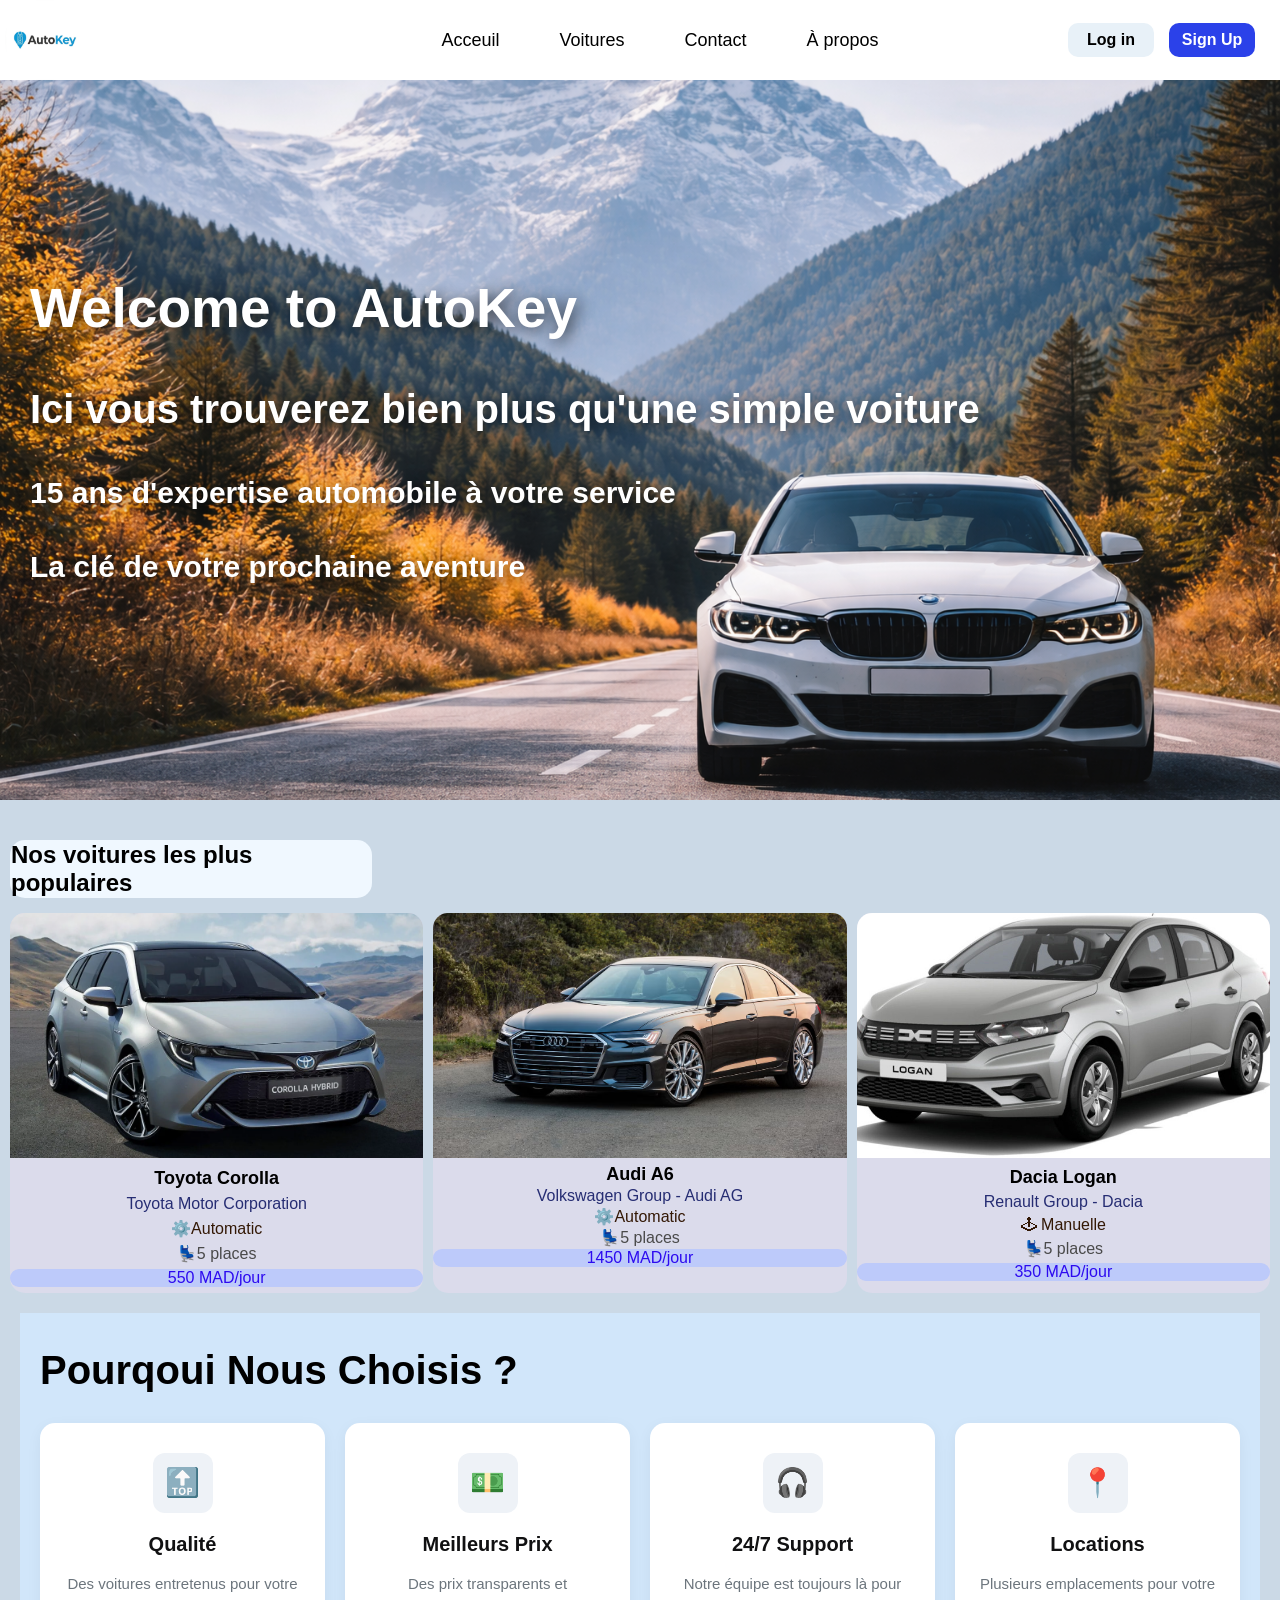
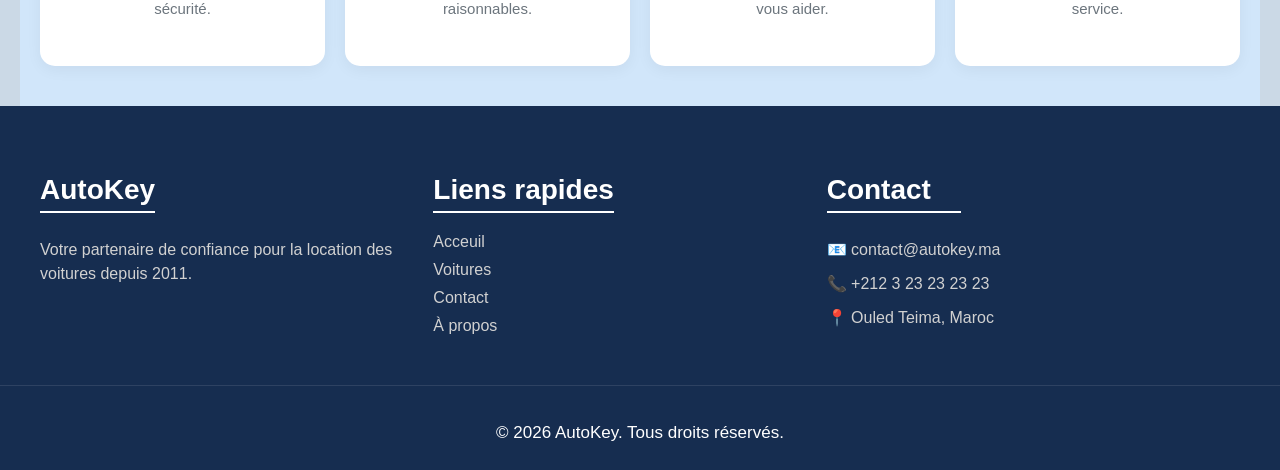
<file: MINI-PROJET/1_Acceuil/index.html>
<!DOCTYPE html>
<html lang="fr">

<head>
    <meta charset="UTF-8">
    <meta name="viewport" content="width=device-width, initial-scale=1.0">
    <title>AutoKey - Allocation des voitures</title>
    <link rel="stylesheet" href="style.css">
</head>

<body>
    <header>
        <div class="titre">
            <img src="/Images/AutoKey_LOGO.png" alt="AutoKey_LOGO"> 
            <nav>
                <ul>
                    <li><a href="http://127.0.0.1:5500/MINI-PROJET/1_Acceuil/index.html">Acceuil</a></li>
                    <li><a href="http://127.0.0.1:5500/MINI-PROJET/2_Cars/index.html">Voitures</a></li>
                    <li><a href="http://127.0.0.1:5500/MINI-PROJET/3_Contact/index.html">Contact</a></li>
                    <li><a href="http://127.0.0.1:5500/MINI-PROJET/4_%C3%80%20propos/index.html">À propos</a></li>
                </ul>
                <div class="btn-account">
                    <a href="http://127.0.0.1:5500/MINI-PROJET/6_Log%20in/index.html" id="btn1">Log in</a>
                    <a href="http://127.0.0.1:5500/MINI-PROJET/5_Sign%20Up/index.html" id="btn2">Sign Up</a>
                </div>
            </nav>
        </div>
        <div class="desc">
            <h1>Welcome to AutoKey</h1>
            <h2>Ici vous trouverez bien plus qu'une simple voiture</h2>
            <h3>15 ans d'expertise automobile à votre service</h3>
            <h3>La clé de votre prochaine aventure</h3>
        </div>
    </header>

    <h2 id="Poplr_Car_titre">Nos voitures les plus populaires</h2>
    <div class="popular_cars">

        <div class="car1">
            <img src="/Images/Toyota Corolla.webp" alt="Toyota Corolla">
            <p id="p1">Toyota Corolla</p>
            <p id="p2">Toyota Motor Corporation</p>
            <p id="p3">Automatic</p>
            <p id="p4">5 places</p>
            <p class="btn-reserve" onclick="openReservation('Toyota Corolla')">550 MAD/jour</p>
        </div>

        <div class="car2">
            <img src="/Images/Audi A6.avif" alt="Audi A6">
            <p id="p1">Audi A6</p>
            <p id="p2">Volkswagen Group - Audi AG</p>
            <p id="p3">Automatic</p>
            <p id="p4">5 places</p>
            <p class="btn-reserve" onclick="openReservation('Audi A6')">1450 MAD/jour</p>
        </div>

        <div class="car3">
            <img src="/Images/Dacia Logan.jpg" alt="Dacia Logan">
            <p id="p1">Dacia Logan</p>
            <p id="p2">Renault Group - Dacia</p>
            <p id="p3">Manuelle</p>
            <p id="p4">5 places</p>
            <p class="btn-reserve" onclick="openReservation('Dacia Logan')">350 MAD/jour</p>
        </div>
    </div>

    <section class="caracts">
        <h2>Pourqoui Nous Choisis ?</h2>
        <div class="caracts-container">
            <div class="caracts-card">
                <div class="icon-box">🔝</div>
                <h3>Qualité</h3>
                <p>Des voitures entretenus pour votre sécurité.</p>
            </div>
            <div class="caracts-card">
                <div class="icon-box">💵</div>
                <h3>Meilleurs Prix</h3>
                <p>Des prix transparents et raisonnables.</p>
            </div>
            <div class="caracts-card">
                <div class="icon-box">🎧</div>
                <h3>24/7 Support</h3>
                <p>Notre équipe est toujours là pour vous aider.</p>
            </div>
            <div class="caracts-card">
                <div class="icon-box">📍</div>
                <h3>Locations</h3>
                <p>Plusieurs emplacements pour votre service.</p>
            </div>
        </div>
    </section>

    <footer class="footer-container">
        <div class="footer-top">
            <div class="left">
                <h3>AutoKey</h3>
                <p>Votre partenaire de confiance pour la location des voitures depuis 2011.</p>
            </div>

            <div class="center">
                <h3>Liens rapides</h3>
                <a href="http://127.0.0.1:5500/MINI-PROJET/1_Acceuil/index.html">Acceuil</a>
                <a href="http://127.0.0.1:5500/MINI-PROJET/2_Cars/index.html">Voitures</a>
                <a href="http://127.0.0.1:5500/MINI-PROJET/3_Contact/index.html">Contact</a>
                <a href="http://127.0.0.1:5500/MINI-PROJET/4_%C3%80%20propos/index.html">À propos</a>
            </div>

            <div class="right">
                <h3>Contact</h3>
                <p id="p1">📧 contact@autokey.ma</p>
                <p id="p2">📞 +212 3 23 23 23 23</p>
                <p id="p3">📍 Ouled Teima, Maroc</p>
            </div>
        </div>

        <div class="footer-bottom">
            <p>© 2026 AutoKey. Tous droits réservés.</p>
        </div>
    </footer>

    <div id="reservation" class="container">

        <div class="box">
            <span class="ferme" onclick="closeReservation()">×</span>

            <h2>Réservation</h2>
            <p id="carName"></p>

            <input type="text" placeholder="Nom complete">
            <input type="date">
            <input type="date">

            <button class="btn-reserve" onclick="confirmReservation()">Confirmer</button>
        </div>

    </div>

    <script src="script.js"></script>

</body>

</html>
</file>
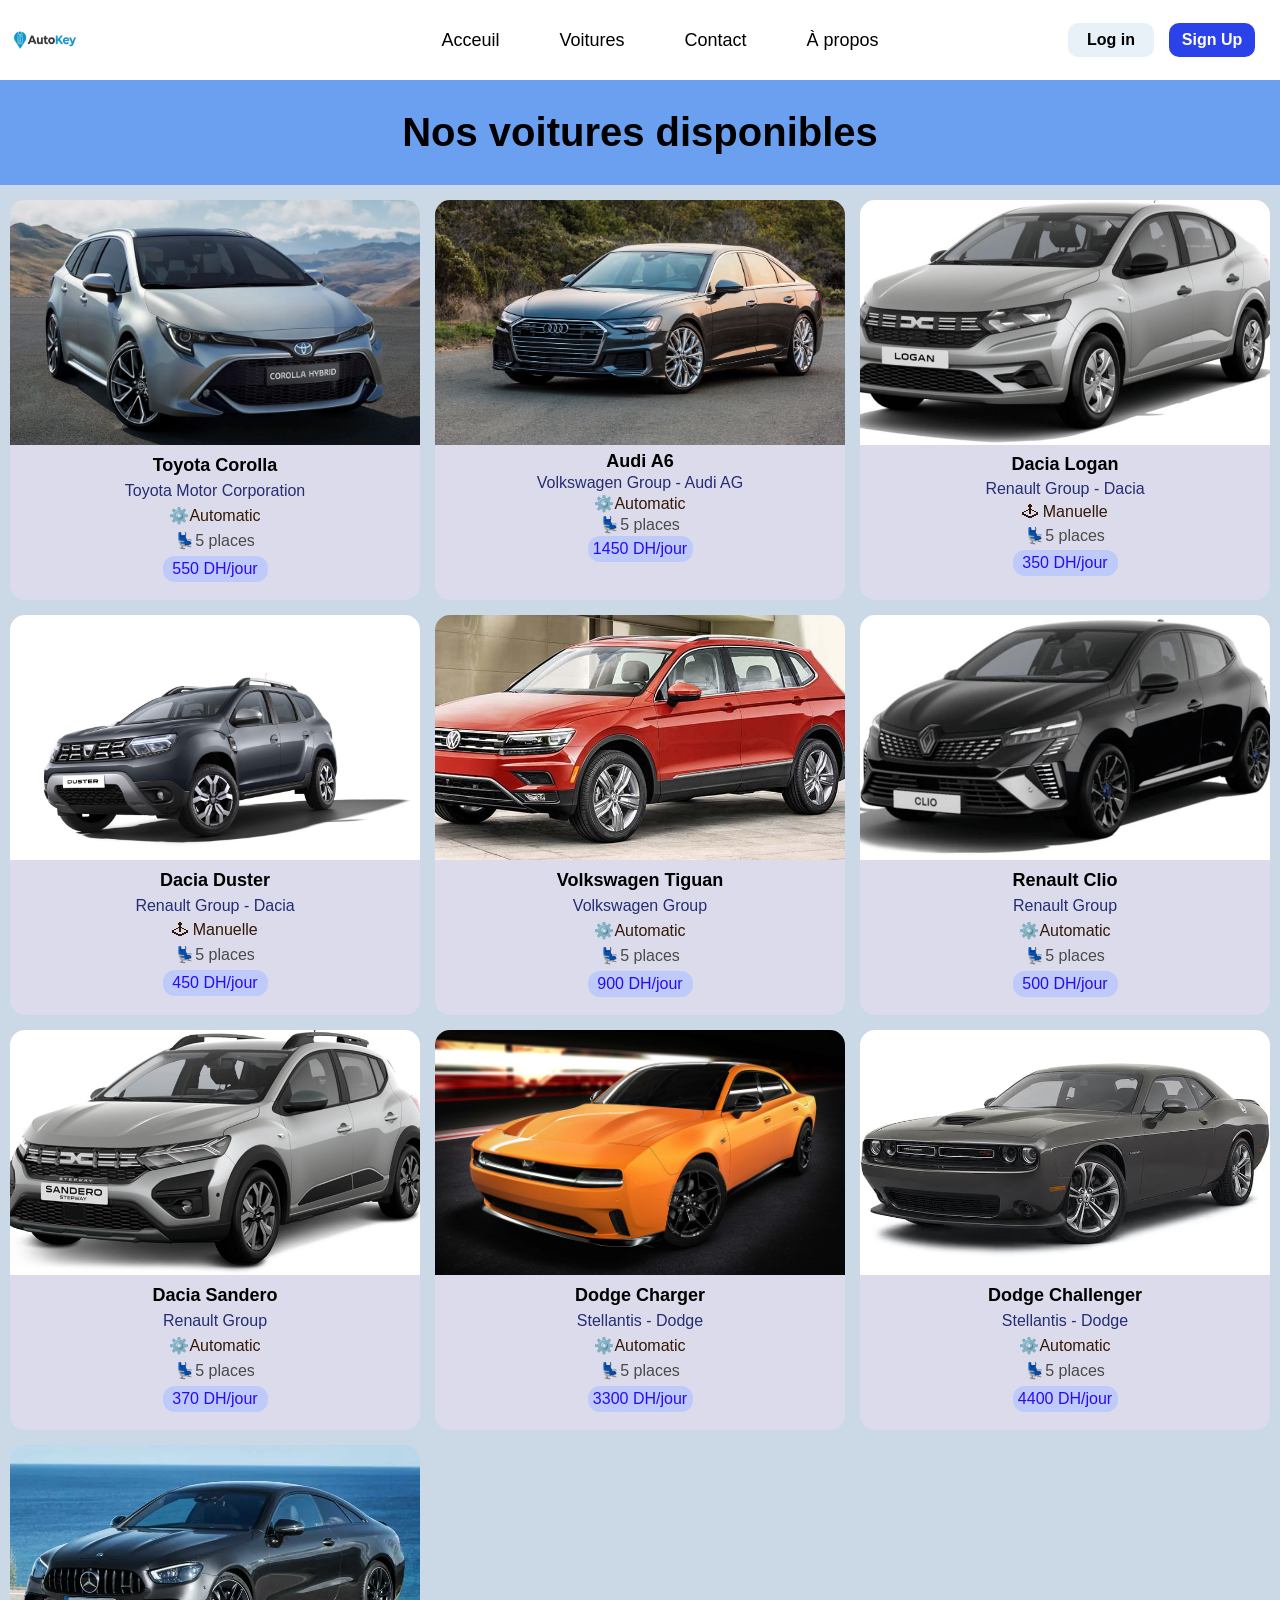
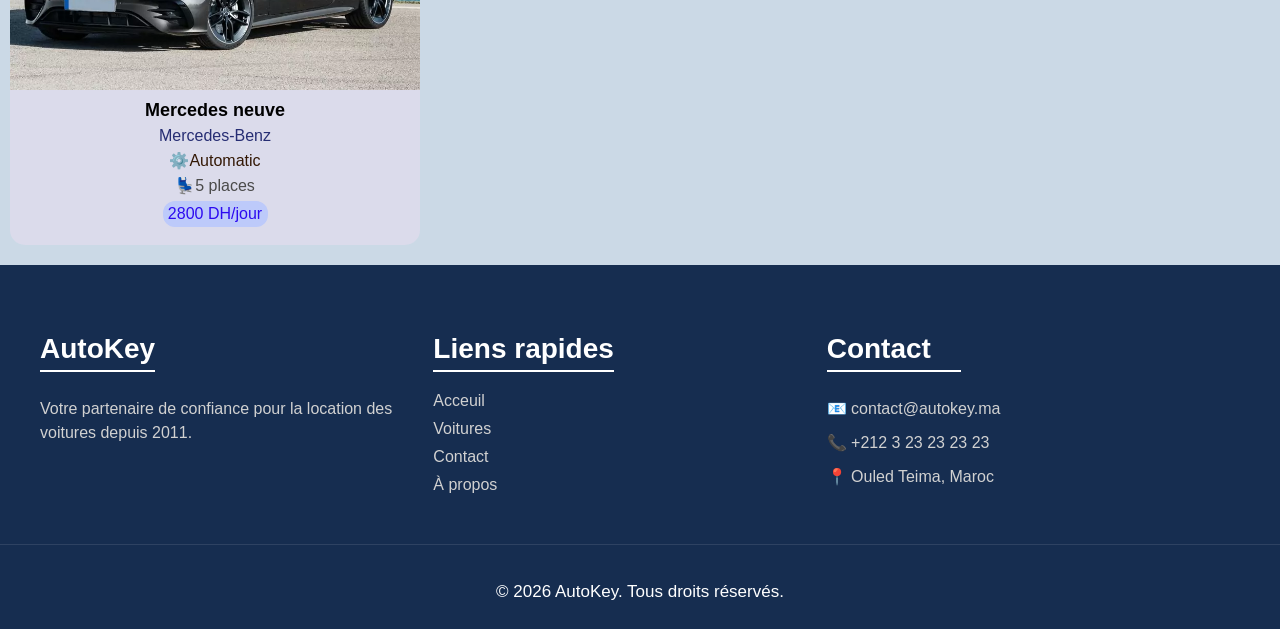
<file: MINI-PROJET/2_Cars/index.html>
<!DOCTYPE html>
<html lang="fr">

<head>
    <meta charset="UTF-8">
    <meta name="viewport" content="width=device-width, initial-scale=1.0">
    <title>Voitures</title>
    <link rel="stylesheet" href="style.css">
</head>

<body>
    <div class="titre">
        <img src="/Images/AutoKey_LOGO.png" alt="AutoKey_LOGO">
        <nav>
            <ul>
                <li><a href="http://127.0.0.1:5500/MINI-PROJET/1_Acceuil/index.html">Acceuil</a></li>
                <li><a href="http://127.0.0.1:5500/MINI-PROJET/2_Cars/index.html">Voitures</a></li>
                <li><a href="http://127.0.0.1:5500/MINI-PROJET/3_Contact/index.html">Contact</a></li>
                <li><a href="http://127.0.0.1:5500/MINI-PROJET/4_%C3%80%20propos/index.html">À propos</a></li>
            </ul>
            <div class="btn-account">
                <a href="http://127.0.0.1:5500/MINI-PROJET/6_Log%20in/index.html" id="btn1">Log in</a>
                <a href="http://127.0.0.1:5500/MINI-PROJET/3_Sign%20Up/index.html" id="btn2">Sign Up</a>
            </div>
        </nav>
    </div>

    <div class="titre_cont">
        <h1>Nos voitures disponibles</h1>
    </div>
    <div class="All_cars">

        <div class="car car1">
            <img src="/Images/Toyota Corolla.webp" alt="Toyota Corolla">
            <p id="p1">Toyota Corolla</p>
            <p id="p2">Toyota Motor Corporation</p>
            <p id="p3">Automatic</p>
            <p id="p4">5 places</p>
            <button class="btn-reserve" onclick="openReservation('Toyota Corolla')">550 DH/jour</button>
        </div>

        <div class="car car2">
            <img src="/Images/Audi A6.avif" alt="Audi A6">
            <p id="p1">Audi A6</p>
            <p id="p2">Volkswagen Group - Audi AG</p>
            <p id="p3">Automatic</p>
            <p id="p4">5 places</p>
            <button class="btn-reserve" onclick="openReservation('Audi A6')">1450 DH/jour</button>
        </div>

        <div class="car car3">
            <img src="/Images/Dacia Logan.jpg" alt="Dacia Logan">
            <p id="p1">Dacia Logan</p>
            <p id="p2">Renault Group - Dacia</p>
            <p id="p3">Manuelle</p>
            <p id="p4">5 places</p>
            <button class="btn-reserve" onclick="openReservation('Dacia Logan')">350 DH/jour</button>
        </div>


        <div class="car car4">
            <img src="/Images/Dacia_Duster.jpg" alt="Dacia Duster">
            <p id="p1">Dacia Duster</p>
            <p id="p2">Renault Group - Dacia</p>
            <p id="p3">Manuelle</p>
            <p id="p4">5 places</p>
            <button class="btn-reserve" onclick="openReservation('Dacia Duster')">450 DH/jour</button>
        </div>

        <div class="car car5">
            <img src="/Images/Volkswagen_Tiguan.jpg" alt="Volkswagen Tiguan">
            <p id="p1">Volkswagen Tiguan</p>
            <p id="p2">Volkswagen Group</p>
            <p id="p3">Automatic</p>
            <p id="p4">5 places</p>
            <button class="btn-reserve" onclick="openReservation('Volkswagen Tiguan')">900 DH/jour</button>
        </div>

        <div class="car car6">
            <img src="/Images/Renault_Clio.jpg" alt="Renault Clio">
            <p id="p1">Renault Clio</p>
            <p id="p2">Renault Group</p>
            <p id="p3">Automatic</p>
            <p id="p4">5 places</p>
            <button class="btn-reserve" onclick="openReservation('Renault Clio')">500 DH/jour</button>
        </div>



        <div class="car car7">
            <img src="/Images/Dacia_Sandero.jpg" alt="Dacia Sandero">
            <p id="p1">Dacia Sandero</p>
            <p id="p2">Renault Group</p>
            <p id="p3">Automatic</p>
            <p id="p4">5 places</p>
            <button class="btn-reserve" onclick="openReservation('Dacia Sandero')">370 DH/jour</button>
        </div>

        <div class="car car8">
            <img src="/Images/Dodge_Charger.jpg" alt="Dodge Charger">
            <p id="p1">Dodge Charger</p>
            <p id="p2">Stellantis - Dodge</p>
            <p id="p3">Automatic</p>
            <p id="p4">5 places</p>
            <button class="btn-reserve" onclick="openReservation('Dodge Charger')">3300 DH/jour</button>
        </div>

        <div class="car car9">
            <img src="/Images/Dodge_Challenger.avif" alt="Dodge Challenger">
            <p id="p1">Dodge Challenger</p>
            <p id="p2">Stellantis - Dodge</p>
            <p id="p3">Automatic</p>
            <p id="p4">5 places</p>
            <button class="btn-reserve" onclick="openReservation('Dodge Challenger')">4400 DH/jour</button>
        </div>

        <div class="car car10">
            <img src="/Images/Mercedes neuve.webp" alt="Mercedes neuve">
            <p id="p1">Mercedes neuve</p>
            <p id="p2">Mercedes-Benz</p>
            <p id="p3">Automatic</p>
            <p id="p4">5 places</p>
            <button class="btn-reserve" onclick="openReservation('Range Rover')">2800 DH/jour</button>
        </div>
    </div>

    <footer class="footer-container">
        <div class="footer-top">
            <div class="left">
                <h3>AutoKey</h3>
                <p>Votre partenaire de confiance pour la location des voitures depuis 2011.</p>
            </div>

            <div class="center">
                <h3>Liens rapides</h3>
                <a href="http://127.0.0.1:5500/MINI-PROJET/1_Acceuil/index.html">Acceuil</a>
                <a href="http://127.0.0.1:5500/MINI-PROJET/2_Cars/index.html">Voitures</a>
                <a href="http://127.0.0.1:5500/MINI-PROJET/3_Contact/index.html">Contact</a>
                <a href="http://127.0.0.1:5500/MINI-PROJET/5_Sign%20Up/index.html">À propos</a>
            </div>

            <div class="right">
                <h3>Contact</h3>
                <p id="p1">📧 contact@autokey.ma</p>
                <p id="p2">📞 +212 3 23 23 23 23</p>
                <p id="p3">📍 Ouled Teima, Maroc</p>
            </div>
        </div>

        <div class="footer-bottom">
            <p>© 2026 AutoKey. Tous droits réservés.</p>
        </div>
    </footer>

    
    <div id="reservation" class="container">

        <div class="box">
            <span class="ferme" onclick="closeReservation()">×</span>

            <h2>Réservation</h2>
            <p id="carName"></p>

            <input type="text" placeholder="Nom complete">
            <input type="date">
            <input type="date">

            <button class="btn-reserve" onclick="confirmReservation()">Confirmer</button>
        </div>

    </div>

    <script src="script.js"></script>
</body>

</html>
</file>
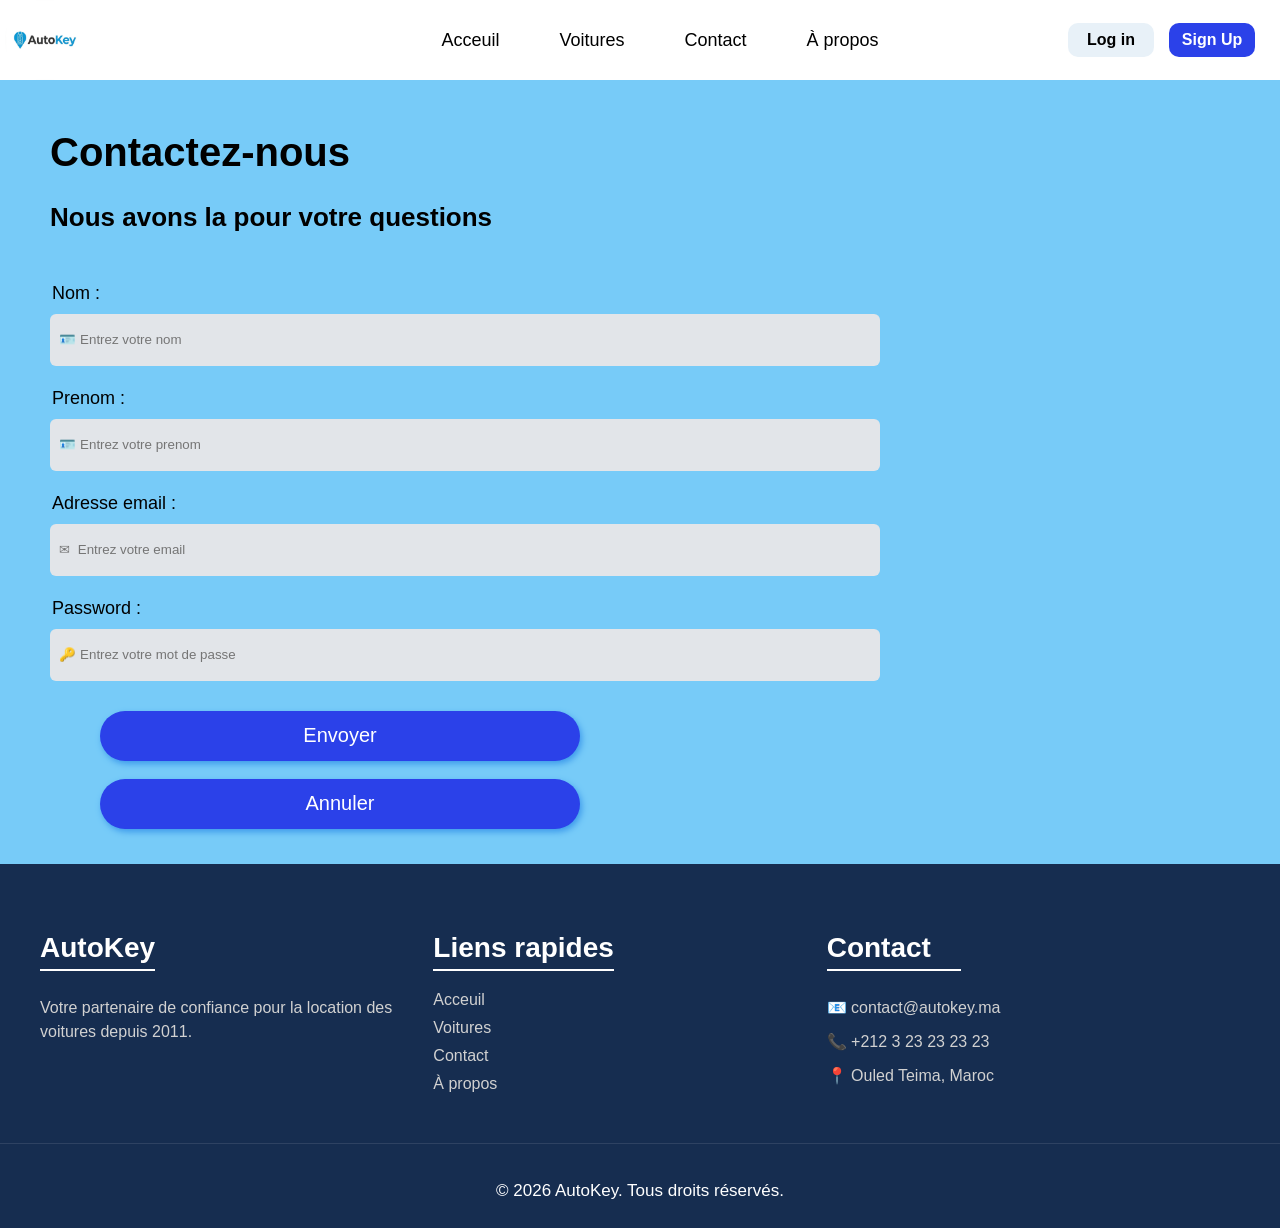
<file: MINI-PROJET/3_Contact/index.html>
<!DOCTYPE html>
<html lang="fr">

<head>
    <meta charset="UTF-8">
    <meta name="viewport" content="width=device-width, initial-scale=1.0">
    <title>Contact</title>
    <link rel="stylesheet" href="style.css">
</head>

<body>

    <header>
        <div class="titre">
            <img src="/Images/AutoKey_LOGO.png" alt="AutoKey_LOGO">
            <nav>
                <ul>
                    <li><a href="http://127.0.0.1:5500/MINI-PROJET/1_Acceuil/index.html">Acceuil</a></li>
                    <li><a href="http://127.0.0.1:5500/MINI-PROJET/2_Cars/index.html">Voitures</a></li>
                    <li><a href="http://127.0.0.1:5500/MINI-PROJET/3_Contact/index.html">Contact</a></li>
                    <li><a href="http://127.0.0.1:5500/MINI-PROJET/4_%C3%80%20propos/index.html">À propos</a></li>
                </ul>
                <div class="btn-account">
                    <a href="http://127.0.0.1:5500/MINI-PROJET/6_Log%20in/index.html" id="btn1">Log in</a>
                    <a href="http://127.0.0.1:5500/MINI-PROJET/5_Sign%20Up/index.html" id="btn2">Sign Up</a>
                </div>
            </nav>
        </div>
        <div class="container1">
            <h1>Contactez-nous</h1>
            <h3>Nous avons la pour votre questions</h3>
        </div>

        <form class="Formulaire" action="/submit" method="post">
            <label class="elements" for="Nom">
                <legend>Nom :</legend>
            </label>
            <input class="champ" type="text" id="Nom" name="Nom" required placeholder="  🪪 Entrez votre nom">
            <label class="elements" for="prenom">
                <legend>Prenom :</legend>
            </label>
            <input class="champ" type="text" name="prenom" id="prenom" required placeholder="  🪪 Entrez votre prenom">
            <label class="elements" for="email">
                <legend>Adresse email :</legend>
            </label>
            <input class="champ" type="email" name="email" id="email" required placeholder="  ✉  Entrez votre email">
            <label class="elements" for="password">
                <legend>Password :</legend>
            </label>
            <input class="champ" type="password" name="password" id="password" required
                placeholder="  🔑 Entrez votre mot de passe">
            <button type="submit">Envoyer</button><br><br>
            <button type="reset">Annuler</button>
        </form>

        <footer class="footer-container">
            <div class="footer-top">
                <div class="left">
                    <h3>AutoKey</h3>
                    <p>Votre partenaire de confiance pour la location des voitures depuis 2011.</p>
                </div>

                <div class="center">
                    <h3>Liens rapides</h3>
                    <a href="http://127.0.0.1:5500/MINI-PROJET/1_Acceuil/index.html">Acceuil</a>
                    <a href="http://127.0.0.1:5500/MINI-PROJET/2_Cars/index.html">Voitures</a>
                    <a href="http://127.0.0.1:5500/MINI-PROJET/3_Contact/index.html">Contact</a>
                    <a href="http://127.0.0.1:5500/MINI-PROJET/4_%C3%80%20propos/index.html">À propos</a>
                </div>

                <div class="right">
                    <h3>Contact</h3>
                    <p id="p1">📧 contact@autokey.ma</p>
                    <p id="p2">📞 +212 3 23 23 23 23</p>
                    <p id="p3">📍 Ouled Teima, Maroc</p>
                </div>
            </div>

            <div class="footer-bottom">
                <p>© 2026 AutoKey. Tous droits réservés.</p>
            </div>
</body>

</html>
</file>
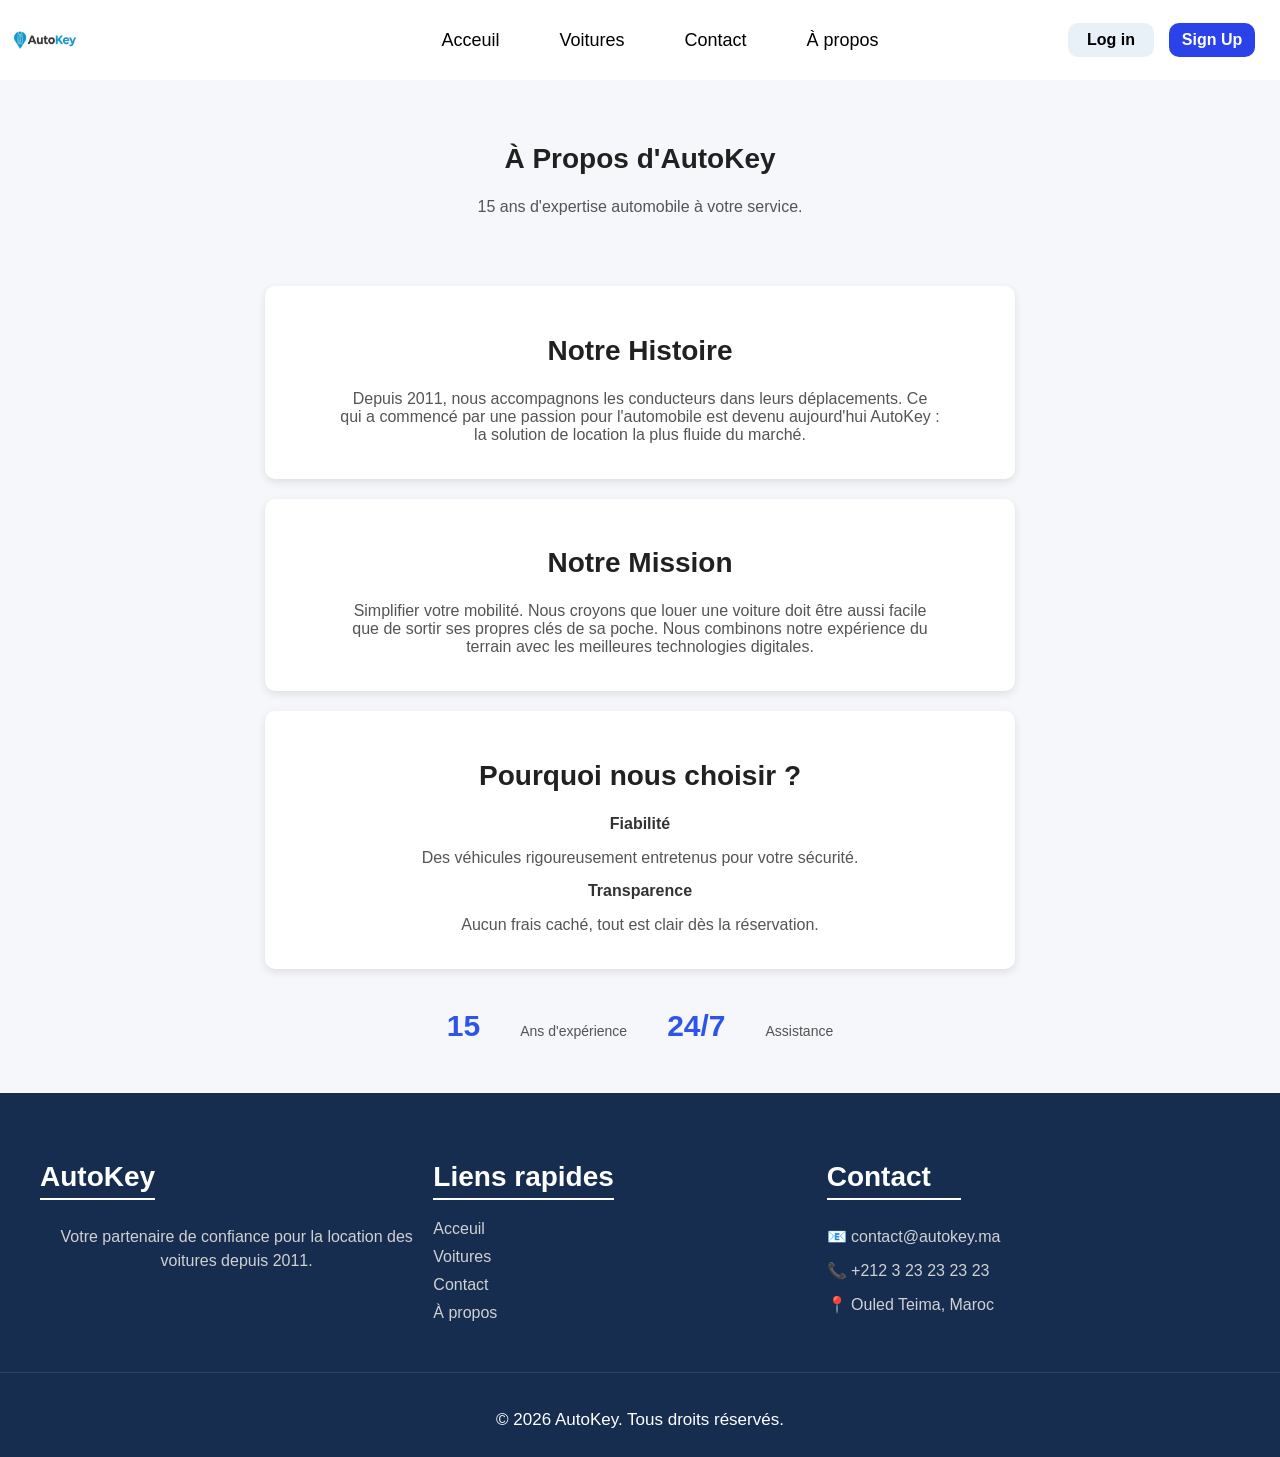
<file: MINI-PROJET/4_À propos/index.html>
<!DOCTYPE html>
<html lang="fr">

<head>
    <meta charset="UTF-8">
    <meta name="viewport" content="width=device-width, initial-scale=1.0">
    <title>À Propos - AutoKey</title>
    <link rel="stylesheet" href="style.css">
</head>

<body>
    <div class="titre">
            <img src="/Images/AutoKey_LOGO.png" alt="AutoKey_LOGO">
            <nav>
                <ul>
                    <li><a href="http://127.0.0.1:5500/MINI-PROJET/1_Acceuil/index.html">Acceuil</a></li>
                    <li><a href="http://127.0.0.1:5500/MINI-PROJET/2_Cars/index.html">Voitures</a></li>
                    <li><a href="http://127.0.0.1:5500/MINI-PROJET/3_Contact/index.html">Contact</a></li>
                    <li><a href="http://127.0.0.1:5500/MINI-PROJET/4_%C3%80%20propos/index.html">À propos</a></li>
                </ul>
                <div class="btn-account">
                    <a href="http://127.0.0.1:5500/MINI-PROJET/6_Log%20in/index.html" id="btn1">Log in</a>
                    <a href="http://127.0.0.1:5500/MINI-PROJET/5_Sign%20Up/index.html" id="btn2">Sign Up</a>
                </div>
            </nav>
        </div>

    <div class="titre_cont">
        <h2 class="title">À Propos d'AutoKey</h2>
        <p class="text">15 ans d'expertise automobile à votre service.</p>
    </div>

    <div class="article1">
        <h2 class="title">Notre Histoire</h2>
        <p class="text">
            Depuis 2011, nous accompagnons les conducteurs dans leurs déplacements.
            Ce qui a commencé par une passion pour l'automobile est devenu aujourd'hui
            AutoKey : la solution de location la plus fluide du marché.
        </p>
    </div>

    <div class="article2">
        <h2 class="title">Notre Mission</h2>
        <p class="text">
            Simplifier votre mobilité. Nous croyons que louer une voiture doit être
            aussi facile que de sortir ses propres clés de sa poche. Nous combinons
            notre expérience du terrain avec les meilleures technologies digitales.
        </p>
    </div>

    <div class="article3">
        <h2 class="title">Pourquoi nous choisir ?</h2>
        <p class="sous-titre">Fiabilité</p>
        <p class="text">Des véhicules rigoureusement entretenus pour votre sécurité.</p>
        <p class="sous-titre">Transparence</p>
        <p class="text">Aucun frais caché, tout est clair dès la réservation.</p>
    </div>


    <div class="statistiques">
        <h2 class="stat-nombre">15</h2>
        <p class="stat-label">Ans d'expérience</p>
        <h2 class="stat-nombre">24/7</h2>
        <p class="stat-label">Assistance</p>
    </div>

    <footer class="footer-container">
    <div class="footer-top">
        <div class="left">
            <h3>AutoKey</h3>
            <p>Votre partenaire de confiance pour la location des voitures depuis 2011.</p>
        </div>

        <div class="center">
            <h3>Liens rapides</h3>
            <a href="http://127.0.0.1:5500/MINI-PROJET/1_Acceuil/index.html">Acceuil</a>
            <a href="http://127.0.0.1:5500/MINI-PROJET/2_Cars/index.html">Voitures</a>
            <a href="http://127.0.0.1:5500/MINI-PROJET/3_Contact/index.html">Contact</a>
            <a href="http://127.0.0.1:5500/MINI-PROJET/4_%C3%80%20propos/index.html">À propos</a>
        </div>

        <div class="right">
            <h3>Contact</h3>
            <p id="p1">📧 contact@autokey.ma</p>
            <p id="p2">📞 +212 3 23 23 23 23</p>
            <p id="p3">📍 Ouled Teima, Maroc</p>
        </div>
    </div>

    <div class="footer-bottom">
        <p>© 2026 AutoKey. Tous droits réservés.</p>
    </div>
</body>

</html>
</file>
<file: MINI-PROJET/1_Acceuil/style.css>
body {
    background-color: hsl(210, 35%, 85%);
    margin: 0;
    font-family: 'Segoe UI', Tahoma, Geneva, Verdana, sans-serif;
}

.titre {
    background-color: hsl(0, 0%, 100%);
    width: 100%;
    height: 80px;
    padding: 0px;
    position: relative;
    align-items: center;
    display: flex;
}

.titre img {
    width: 80px;
    border-radius: 50%;
    position: absolute;
    top: 50%;
    transform: translateY(-50%);
    transition: transform 0.3s ease;
    left: 5px;
}

.titre img:hover {
    border: 1px solid black;
    transform: translateY(-50%) scale(1.2);
}

.titre nav {
    display: flex;
    align-items: center;
    justify-content: center;
    width: 100%;
    position: relative;
}

.titre nav ul {
    display: flex;
    list-style: none;
    font-size: 18px;
    gap: 60px;
    justify-content: center;
}

.titre nav ul li a {
    text-decoration: none;
    color: hsl(0, 0%, 0%);
    border-radius: 7px;
}

.titre nav ul li a:hover {
    transition: color 0.15s;
    color: hsl(212, 100%, 50%);
}

#btn2 {
    border: none;
    background-color: hsl(233, 81%, 54%);
    color: white;
    text-align: center;
    width: 70px;
    padding: 8px;
    border-radius: 10px;
    font-weight: 600;
    text-decoration: none;
    transition: all 0.2s;
    font-size: 16px;
}

#btn2:hover {
    transform: scale(1.1);
}

#btn1 {
    border: none;
    background-color: hsl(206, 53%, 94%);
    color: black;
    width: 70px;
    text-align: center;
    padding: 8px;
    border-radius: 10px;
    font-weight: 600;
    text-decoration: none;
    transition: all 0.2s;
    font-size: 16px;
}

#btn1:hover {
    transform: scale(1.1);
}

.btn-account {
    display: flex;
    gap: 15px;
    position: absolute;
    right: 25px;
}

.desc {
    display: flex;
    flex-direction: column;
    justify-content: center;
    padding-left: 30px;
    color: white;
    background-image: url("/Images/cover.png.png");
    background-repeat: no-repeat;
    background-position: center;
    background-size: cover;
    height: 80vh;
}

.desc h1 {
    font-size: 55px;
    font-weight: 800;
}

.desc h2 {
    font-size: 40px;
    font-weight: 700;
}

.desc h3 {
    font-size: 30px;
    font-weight: 650;
}

.desc h1,
.desc h2,
.desc h3 {
    margin-top: 10px;
    text-shadow: 3px 3px 15px rgb(0,0,0,0.7);
}

#Poplr_Car_titre {
    margin: 10px;
    margin-top: 40px;
    margin-bottom: 15px;
    background-color: aliceblue;
    border-radius: 15px;
    width: 360px;
    padding: 1px;
}

.popular_cars {
    display: flex;
    margin: 10px;
    gap: 10px;
    margin-top: 15px;
    margin-bottom: 20px;
}

.car1,
.car2,
.car3 {
    flex: 1;
    border-radius: 15px;
    text-align: center;
    background-color: hsl(240, 27%, 89%);
}

.car1 img,
.car2 img,
.car3 img {
    height: 245px;
    width: 100%;
    object-fit: cover;
    border-radius: 15px 15px 0 0;
}

.btn-reserve {
    margin: auto;
    color: hsl(249, 92%, 49%);
    font-weight: 500;
    font-size: 16px;
    border: none;
    background-color: hsl(227, 86%, 86%);
    width: 105px;
    border-radius: 12px;
    padding: 4px;
    cursor: pointer;
    width: 100%;
}

.car1:hover {
    transform: translateY(-1%);
    transition: 0.3s;
    box-shadow: 5px 5px 15px hsl(0, 0%, 0%);
}

.car1 p {
    padding: 0;
    margin: 6px 0;
}

.car1 #p1 {
    font-weight: 735;
    font-size: large;
}

.car1 #p2 {
    color: hsl(235, 50%, 30%);
}

.car1 #p3 {
    color: hsl(25, 83%, 11%);
}

.car1 #p3::before {
    content: '⚙️';
}

.car1 #p4::before {
    content: '💺';
}

.car1 #p4 {
    color: hsl(0, 0%, 29%);
}


.car2:hover {
    transform: translateY(-1%);
    transition: 0.3s;
    box-shadow: 5px 5px 15px hsl(0, 0%, 0%);
}

.car2 p {
    padding: 0;
    margin: 2px 0;
}

.car2 #p1 {
    font-weight: 735;
    font-size: large;
}

.car2 #p2 {
    color: hsl(235, 50%, 30%);
}

.car2 #p3 {
    color: hsl(25, 83%, 11%);
}

.car2 #p3::before {
    content: '⚙️';
}

.car2 #p4::before {
    content: '💺';
}

.car2 #p4 {
    color: hsl(0, 0%, 29%);
}

.car3:hover {
    transform: translateY(-2%);
    transition: 0.3s;
    box-shadow: 5px 5px 15px hsl(0, 0%, 0%);
}

.car3 p {
    padding: 0;
    margin: 5px 0;
}

.car3 #p1 {
    font-weight: 735;
    font-size: large;
}

.car3 #p2 {
    color: hsl(235, 50%, 30%);
}

.car3 #p3 {
    color: hsl(25, 83%, 11%);
}

.car3 #p3::before {
    content: '🕹 ';
}

.car3 #p4::before {
    content: '💺';
}

.car3 #p4 {
    color: hsl(0, 0%, 29%);
}

.caracts {
    background-color: hsl(209, 81%, 90%);
    text-align: center;
    max-width: 1200px;
    margin: 20px auto 0 auto;
    padding: 20px 20px 40px 20px;
}

.caracts h2 {
    color: #000000;
    font-size: 40px;
    margin-bottom: 30px;
    text-align: justify;
    margin-top: 15px;
}

.caracts-container {
    display: flex;
    justify-content: space-between;
    gap: 20px;
    flex-wrap: wrap;
}

.caracts-card {
    background: #ffffff;
    padding: 30px 20px;
    border-radius: 15px;
    flex: 1;
    min-width: 220px;
    box-shadow: 0 4px 15px rgba(0, 0, 0, 0.05);
}

.caracts-card:hover {
    transform: translateY(-5%);
    transition: 0.3s;
}

.icon-box {
    background-color: #eef2f7;
    width: 60px;
    height: 60px;
    line-height: 60px;
    margin: 0 auto 20px;
    border-radius: 12px;
    font-size: 28px;
}

.caracts-card h3 {
    color: #111112;
    font-size: 20px;
    margin-bottom: 10px;
}

.caracts-card p {
    color: #6c757d;
    font-size: 15px;
    line-height: 25px;
}

.footer-container {
    background-color: #162d50;
    color: white;
    padding: 40px 0px 10px 0px;
}

.footer-top {
    display: flex;
    justify-content: space-between;
    max-width: 1200px;
    margin: 0 auto;
    padding: 0 40px 40px 40px;
}

.left, .center, .right {
    display: flex;
    flex-direction: column;
    flex: 1;
    align-items: flex-start;
}

.right {
    margin-right: 20px;
}

.left h3, .center h3, .right h3 {
    font-size: 28px;
    margin-bottom: 20px;
    border-bottom: 2px solid white;
    width: fit-content;
    padding-bottom: 5px;
}

.right h3 {
    padding-right: 30px;
}

.center a {
    text-decoration: none;
    color: #d1d1d1;
    margin-bottom: 10px;
    font-size: 16px;
}

.center a:hover {
    color: hsl(181, 100%, 50%);
    transform: translateX(15%);
    transition: 0.3s;
}

.left p, .center p, .right p {
    font-size: 16px;
    color: #d1d1d1;
    line-height: 24px;
    margin: 5px 0;
}

.right #p2 {
    padding-right: 7px;
}

.right #p3 {
    padding-right: 25px;
}

.footer-bottom {
    border-top: 1px solid rgba(255, 255, 255, 0.1);
    padding-top: 20px;
    display: flex;
    justify-content: center;
}

.footer-bottom p {
    font-size: 17px;
    color: white;
}


@media (max-width: 900px) {
    .titre nav ul {
        gap: 20px;
        font-size: 16px;
        flex-wrap: wrap;
    }

    #btn1, #btn2 {
        width: 60px;
        padding: 6px;
        font-size: 14px;
    }

    .titre img {
        width: 60px;
    }

    .btn-account {
        position: static;
        margin-left: auto;
        margin-top: 5px;
    }
}

@media (max-width: 600px) {
    .titre {
        flex-direction: column;
        height: auto;
        padding: 10px;
        align-items: center;
    }

    .titre nav {
        width: 100%;
        margin-top: 10px;
    }

    .titre nav ul {
        flex-direction: column;
        gap: 10px;
        align-items: center;
    }

    .btn-account {
        width: 100%;
        justify-content: center;
        margin-top: 10px;
        gap: 10px;
    }
}

@media (max-width: 600px) {
    .desc h1 {
        font-size: 35px;
    }
    .desc h2 {
        font-size: 28px;
    }
    .desc h3 {
        font-size: 22px;
    }
    .desc {
        padding-left: 15px;
        padding-right: 15px;
        padding-top: 40px;
        padding-bottom: 40px;
    }
}

@media (max-width: 900px) {
    .footer-top {
        flex-direction: column;
        align-items: center;
        text-align: center;
    }

    .left, .center, .right {
        flex: 1 1 100%;
        align-items: center;
    }

    .right h3 {
        padding-right: 0;
    }

    .center a {
        margin-bottom: 8px;
    }
}

@media (max-width: 500px) {
    .footer-container {
        padding: 30px 5% 10px 5%;
    }

    .left h3, .center h3, .right h3 {
        font-size: 20px;
    }

    .center a, .left p, .right p {
        font-size: 14px;
    }
}


.container {
    display: none;
    position: fixed;
    top: 0;
    left: 0;
    width: 100%;
    height: 100%;
    background-color: rgba(0,0,0,0.6);
    justify-content: center;
    align-items: center;
    z-index: 1;
}

.box {
    background: white;
    padding: 25px;
    border-radius: 12px;
    width: 320px;
    text-align: center;
    position: relative;
}

.ferme {
    position: absolute;
    right: 15px;
    top: 10px;
    cursor: pointer;
    font-size: 22px;
}

.box h2 {
    font-size: 30px;
}

.box input {
    border-radius: 15px;
    background-color: hsl(194, 33%, 92%);
    width: 92%;
    margin: 10px 0;
    padding: 8px;
}

#carName {
    font-size: 22px;
}
</file>
<file: MINI-PROJET/2_Cars/style.css>
body {
    background-color: hsl(210, 35%, 85%);
    margin: 0;
    font-family: 'Segoe UI', Tahoma, Geneva, Verdana, sans-serif;
}

.titre {
    background-color: hsl(0, 0%, 100%);
    width: 100%;
    height: 80px;
    padding: 0px;
    position: relative;
    align-items: center;
    display: flex;
}

.titre img {
    width: 80px;
    border-radius: 50%;
    position: absolute;
    top: 50%;
    transform: translateY(-50%);
    transition: transform 0.3s ease;
    left: 5px;
}

.titre img:hover {
    border: 1px solid black;
    transform: translateY(-50%) scale(1.2);
}

.titre nav {
    display: flex;
    align-items: center;
    justify-content: center;
    width: 100%;
    position: relative;
}

.titre nav ul {
    display: flex;
    list-style: none;
    font-size: 18px;
    gap: 60px;
    justify-content: center;
}

.titre nav ul li a {
    text-decoration: none;
    color: hsl(0, 0%, 0%);
    border-radius: 7px;
}

.titre nav ul li a:hover {
    transition: color 0.15s;
    color: hsl(212, 100%, 50%);
}

#btn2 {
    border: none;
    background-color: hsl(233, 81%, 54%);
    color: white;
    text-align: center;
    width: 70px;
    padding: 8px;
    border-radius: 10px;
    font-weight: 600;
    text-decoration: none;
    transition: all 0.2s;
    font-size: 16px;
}

#btn2:hover {
    transform: scale(1.1);
}

#btn1 {
    border: none;
    background-color: hsl(206, 53%, 94%);
    color: black;
    width: 70px;
    text-align: center;
    padding: 8px;
    border-radius: 10px;
    font-weight: 600;
    text-decoration: none;
    transition: all 0.2s;
    font-size: 16px;
}

#btn1:hover {
    transform: scale(1.1);
}

.btn-account {
    display: flex;
    gap: 15px;
    position: absolute;
    right: 25px;
}

.titre_cont {
    text-align: center;
    background-color: #6ba0f0;
    padding: 3px;
}

.titre_cont h1 {
    font-size: 40px;
    font-weight: 700;
}

.All_cars {
    display: grid;
    grid-template-columns: repeat(3, 1fr);
    margin: 10px;
    gap: 15px;
    margin-top: 15px;
    margin-bottom: 20px;
}

.car {
    flex: 1;
    height: 400px;
    border-radius: 15px;
    text-align: center;
    background-color: hsl(240, 27%, 89%);
}

.car img {
    height: 245px;
    width: 100%;
    object-fit: cover;
    border-radius: 15px 15px 0 0;
}

.car:hover {
    transform: translateY(-1%);
    transition: 0.3s;
    box-shadow: 5px 5px 15px hsl(0, 0%, 0%);
}

.car #p4 {
    color: hsl(0, 0%, 29%);
}

.btn-reserve {
    margin: auto;
    color: hsl(249, 92%, 49%);
    font-weight: 500;
    font-size: 16px;
    border: none;
    background-color: hsl(227, 86%, 86%);
    width: 105px;
    border-radius: 12px;
    padding: 4px;
    cursor: pointer;
}

/*cars 1-10*/

.car1 p {
    padding: 0;
    margin: 6px 0;
}

.car1 #p1 {
    font-weight: 735;
    font-size: large;
}

.car1 #p2 {
    color: hsl(235, 50%, 30%);
}

.car1 #p3 {
    color: hsl(25, 83%, 11%);
}

.car1 #p3::before {
    content: '⚙️';
}

.car1 #p4::before {
    content: '💺';
}


.car2 p {
    padding: 0;
    margin: 2px 0;
}

.car2 #p1 {
    font-weight: 735;
    font-size: large;
}

.car2 #p2 {
    color: hsl(235, 50%, 30%);
}

.car2 #p3 {
    color: hsl(25, 83%, 11%);
}

.car2 #p3::before {
    content: '⚙️';
}

.car2 #p4::before {
    content: '💺';
}


.car3 p {
    padding: 0;
    margin: 5px 0;
}

.car3 #p1 {
    font-weight: 735;
    font-size: large;
}

.car3 #p2 {
    color: hsl(235, 50%, 30%);
}

.car3 #p3 {
    color: hsl(25, 83%, 11%);
}

.car3 #p3::before {
    content: '🕹 ';
}

.car3 #p4::before {
    content: '💺';
}


.car4 p {
    padding: 0;
    margin: 6px 0;
}

.car4 #p1 {
    font-weight: 735;
    font-size: large;
}

.car4 #p2 {
    color: hsl(235, 50%, 30%);
}

.car4 #p3 {
    color: hsl(25, 83%, 11%);
}

.car4 #p3::before {
    content: '🕹 ';
}

.car4 #p4::before {
    content: '💺';
}


.car5 p {
    padding: 0;
    margin: 6px 0;
}

.car5 #p1 {
    font-weight: 735;
    font-size: large;
}

.car5 #p2 {
    color: hsl(235, 50%, 30%);
}

.car5 #p3 {
    color: hsl(25, 83%, 11%);
}

.car5 #p3::before {
    content: '⚙️';
}

.car5 #p4::before {
    content: '💺';
}


.car6 p {
    padding: 0;
    margin: 6px 0;
}

.car6 #p1 {
    font-weight: 735;
    font-size: large;
}

.car6 #p2 {
    color: hsl(235, 50%, 30%);
}

.car6 #p3 {
    color: hsl(25, 83%, 11%);
}

.car6 #p3::before {
    content: '⚙️';
}

.car6 #p4::before {
    content: '💺';
}


.car7 p {
    padding: 0;
    margin: 6px 0;
}

.car7 #p1 {
    font-weight: 735;
    font-size: large;
}

.car7 #p2 {
    color: hsl(235, 50%, 30%);
}

.car7 #p3 {
    color: hsl(25, 83%, 11%);
}

.car7 #p3::before {
    content: '⚙️';
}

.car7 #p4::before {
    content: '💺';
}


.car8 p {
    padding: 0;
    margin: 6px 0;
}

.car8 #p1 {
    font-weight: 735;
    font-size: large;
}

.car8 #p2 {
    color: hsl(235, 50%, 30%);
}

.car8 #p3 {
    color: hsl(25, 83%, 11%);
}

.car8 #p3::before {
    content: '⚙️';
}

.car8 #p4::before {
    content: '💺';
}


.car9 p {
    padding: 0;
    margin: 6px 0;
}

.car9 #p1 {
    font-weight: 735;
    font-size: large;
}

.car9 #p2 {
    color: hsl(235, 50%, 30%);
}

.car9 #p3 {
    color: hsl(25, 83%, 11%);
}

.car9 #p3::before {
    content: '⚙️';
}

.car9 #p4::before {
    content: '💺';
}

.car10 p {
    padding: 0;
    margin: 6px 0;
}

.car10 #p1 {
    font-weight: 735;
    font-size: large;
}

.car10 #p2 {
    color: hsl(235, 50%, 30%);
}

.car10 #p3 {
    color: hsl(25, 83%, 11%);
}

.car10 #p3::before {
    content: '⚙️';
}

.car10 #p4::before {
    content: '💺';
}


.footer-container {
    background-color: #162d50;
    color: white;
    padding: 40px 0px 10px 0px;
}

.footer-top {
    display: flex;
    justify-content: space-between;
    max-width: 1200px;
    margin: 0 auto;
    padding: 0 40px 40px 40px;
}

.left, .center, .right {
    display: flex;
    flex-direction: column;
    flex: 1;
    align-items: flex-start;
}

.right {
    margin-right: 20px;
}

.left h3, .center h3, .right h3 {
    font-size: 28px;
    margin-bottom: 20px;
    border-bottom: 2px solid white;
    width: fit-content;
    padding-bottom: 5px;
}

.right h3 {
    padding-right: 30px;
}

.center a {
    text-decoration: none;
    color: #d1d1d1;
    margin-bottom: 10px;
    font-size: 16px;
}

.center a:hover {
    color: hsl(181, 100%, 50%);
    transform: translateX(15%);
    transition: 0.3s;
}

.left p, .center p, .right p {
    font-size: 16px;
    color: #d1d1d1;
    line-height: 24px;
    margin: 5px 0;
}

.right #p2 {
    padding-right: 7px;
}

.right #p3 {
    padding-right: 25px;
}

.footer-bottom {
    border-top: 1px solid rgba(255, 255, 255, 0.1);
    padding-top: 20px;
    display: flex;
    justify-content: center;
}

.footer-bottom p {
    font-size: 17px;
    color: white;
}



/*Responsive*/



@media (max-width: 900px) {
    .titre nav ul {
        gap: 20px;
        font-size: 16px;
        flex-wrap: wrap;
    }

    #btn1, #btn2 {
        width: 60px;
        padding: 6px;
        font-size: 14px;
    }

    .titre img {
        width: 60px;
    }

    .btn-account {
        position: static;
        margin-left: auto;
        margin-top: 5px;
    }
}

@media (max-width: 600px) {
    .titre {
        flex-direction: column;
        height: auto;
        padding: 10px;
        align-items: center;
    }

    .titre nav {
        width: 100%;
        margin-top: 10px;
    }

    .titre nav ul {
        flex-direction: column;
        gap: 10px;
        align-items: center;
    }

    .btn-account {
        width: 100%;
        justify-content: center;
        margin-top: 10px;
        gap: 10px;
    }
}


@media (max-width: 900px) {
    .All_cars {
        grid-template-columns: repeat(2, 1fr);
    }
}

@media (max-width: 600px) {
    .All_cars {
        grid-template-columns: 1fr;
    }
    .car {
        width: 100%;
    }
}

@media (max-width: 900px) {
    .footer-top {
        flex-direction: column;
        align-items: center;
        text-align: center;
    }

    .left, .center, .right {
        flex: 1 1 100%;
        align-items: center;
    }

    .right h3 {
        padding-right: 0;
    }

    .center a {
        margin-bottom: 8px;
    }
}

@media (max-width: 500px) {
    .footer-container {
        padding: 30px 5% 10px 5%;
    }

    .left h3, .center h3, .right h3 {
        font-size: 20px;
    }

    .center a, .left p, .right p {
        font-size: 14px;
    }
}


.container {
    display: none;
    position: fixed;
    top: 0;
    left: 0;
    width: 100%;
    height: 100%;
    background-color: rgba(0,0,0,0.6);
    justify-content: center;
    align-items: center;
    z-index: 1;
}

.box {
    background: white;
    padding: 25px;
    border-radius: 12px;
    width: 320px;
    text-align: center;
    position: relative;
}

.ferme {
    position: absolute;
    right: 15px;
    top: 10px;
    cursor: pointer;
    font-size: 22px;
}

.box h2 {
    font-size: 30px;
}

.box input {
    border-radius: 15px;
    background-color: hsl(194, 33%, 92%);
    width: 93%;
    margin: 10px 0;
    padding: 8px;
}

#carName {
    font-size: 22px;
}
</file>
<file: MINI-PROJET/3_Contact/style.css>
body {
    font-family: 'Segoe UI', Tahoma, Geneva, Verdana, sans-serif;
    margin: 0;
    background-color: hsl(201, 90%, 72%);
}

.titre {
    background-color: hsl(0, 0%, 100%);
    width: 100%;
    height: 80px;
    padding: 0px;
    position: relative;
    align-items: center;
    display: flex;
}

.titre img {
    width: 80px;
    border-radius: 50%;
    position: absolute;
    top: 50%;
    transform: translateY(-50%);
    transition: transform 0.3s ease;
    left: 5px;
}

.titre img:hover {
    border: 1px solid black;
    transform: translateY(-50%) scale(1.2);
}

.titre nav {
    display: flex;
    align-items: center;
    justify-content: center;
    width: 100%;
    position: relative;
}

.titre nav ul {
    display: flex;
    list-style: none;
    font-size: 18px;
    gap: 60px;
    justify-content: center;
}

.titre nav ul li a {
    text-decoration: none;
    color: hsl(0, 0%, 0%);
    border-radius: 7px;
}

.titre nav ul li a:hover {
    transition: color 0.15s;
    color: hsl(212, 100%, 50%);
}

#btn2 {
    border: none;
    background-color: hsl(233, 81%, 54%);
    color: white;
    text-align: center;
    width: 70px;
    padding: 8px;
    border-radius: 10px;
    font-weight: 600;
    text-decoration: none;
    transition: all 0.2s;
    font-size: 16px;
}

#btn2:hover {
    transform: scale(1.1);
}

#btn1 {
    border: none;
    background-color: hsl(206, 53%, 94%);
    color: black;
    width: 70px;
    text-align: center;
    padding: 8px;
    border-radius: 10px;
    font-weight: 600;
    text-decoration: none;
    transition: all 0.2s;
    font-size: 16px;
}

#btn1:hover {
    transform: scale(1.1);
}

.btn-account {
    display: flex;
    gap: 15px;
    position: absolute;
    right: 25px;
}

.container1 {
    text-align: justify;
    margin: 50px;
}

.container1 h1 {
    font-size: 40px;
}

.container1 h3 {
    font-size: 26px;
}

.Formulaire {
    margin: 50px ;
    margin-bottom: 35px;
}

.Formulaire .elements {
    color: hsl(0, 0%, 0%);
    font-size: 18px;
}

.Formulaire .champ {
    width: 70%;
    height: 50px;
    margin: 10px 0;
    border-radius: 6px;
    border: none;
}

.Formulaire .champ:hover {
    transform: scale(1.015);
    transition: 0.3s;
}

#Nom {
    margin-bottom: 22px;
    background-color: #e2e5e9;
}

#prenom {
    margin-bottom: 22px;
    background-color: #e2e5e9;
}

#email {
    margin-bottom: 22px;
    background-color: #e2e5e9;
}

#password {
    margin-bottom: 30px;
    background-color: #e2e5e9;
}

button {
    color: white;
    font-size: 20px;
    border: none;
    background-color: hsl(233, 81%, 54%);
    margin-left: 50px;
    width: 100%;
    max-width: 480px;
    height: 50px;
    border-radius: 25px;
    cursor: pointer;
    box-shadow: 2px 3px 6px hsl(208, 81%, 58%);
}

button:hover {
    transform: scale(1.015);
    transition: 0.3s;
}

.footer-container {
    background-color: #162d50;
    color: white;
    padding: 40px 0px 10px 0px;
}

.footer-top {
    display: flex;
    justify-content: space-between;
    max-width: 1200px;
    margin: 0 auto;
    padding: 0 40px 40px 40px;
}

.left, .center, .right {
    display: flex;
    flex-direction: column;
    flex: 1;
    align-items: flex-start;
}

.right {
    margin-right: 20px;
}

.left h3, .center h3, .right h3 {
    font-size: 28px;
    margin-bottom: 20px;
    border-bottom: 2px solid white;
    width: fit-content;
    padding-bottom: 5px;
}

.right h3 {
    padding-right: 30px;
}

.center a {
    text-decoration: none;
    color: #d1d1d1;
    margin-bottom: 10px;
    font-size: 16px;
}

.center a:hover {
    color: hsl(181, 100%, 50%);
    transform: translateX(15%);
    transition: 0.3s;
}

.left p, .center p, .right p {
    font-size: 16px;
    color: #d1d1d1;
    line-height: 24px;
    margin: 5px 0;
}

.right #p2 {
    padding-right: 7px;
}

.right #p3 {
    padding-right: 25px;
}

.footer-bottom {
    border-top: 1px solid rgba(255, 255, 255, 0.1);
    padding-top: 20px;
    display: flex;
    justify-content: center;
}

.footer-bottom p {
    font-size: 17px;
    color: white;
}


@media (max-width: 900px) {
    .titre nav ul {
        gap: 20px;
        font-size: 16px;
        flex-wrap: wrap;
    }

    #btn1, #btn2 {
        width: 60px;
        padding: 6px;
        font-size: 14px;
    }

    .titre img {
        width: 60px;
    }

    .btn-account {
        position: static;
        margin-left: auto;
        margin-top: 5px;
    }
}

@media (max-width: 600px) {
    .titre {
        flex-direction: column;
        height: auto;
        padding: 10px;
        align-items: center;
    }

    .titre nav {
        width: 100%;
        margin-top: 10px;
    }

    .titre nav ul {
        flex-direction: column;
        gap: 10px;
        align-items: center;
    }

    .btn-account {
        width: 100%;
        justify-content: center;
        margin-top: 10px;
        gap: 10px;
    }
}

@media (max-width: 900px) {
    .footer-top {
        flex-direction: column;
        align-items: center;
        text-align: center;
    }

    .left, .center, .right {
        flex: 1 1 100%;
        align-items: center;
    }

    .right h3 {
        padding-right: 0;
    }

    .center a {
        margin-bottom: 8px;
    }
}

@media (max-width: 500px) {
    .footer-container {
        padding: 30px 5% 10px 5%;
    }

    .left h3, .center h3, .right h3 {
        font-size: 20px;
    }

    .center a, .left p, .right p {
        font-size: 14px;
    }
}
</file>
<file: MINI-PROJET/4_À propos/style.css>
body {
    font-family: 'Segoe UI', Tahoma, Geneva, Verdana, sans-serif;
    margin: 0;
    background-color: hsl(216, 29%, 97%);
    text-align: center;
}

.titre {
    background-color: hsl(0, 0%, 100%);
    width: 100%;
    height: 80px;
    padding: 0px;
    position: relative;
    align-items: center;
    display: flex;
}

.titre img {
    width: 80px;
    border-radius: 50%;
    position: absolute;
    top: 50%;
    transform: translateY(-50%);
    transition: transform 0.3s ease;
    left: 5px;
}

.titre img:hover {
    border: 1px solid black;
    transform: translateY(-50%) scale(1.2);
}

.titre nav {
    display: flex;
    align-items: center;
    justify-content: center;
    width: 100%;
    position: relative;
}

.titre nav ul {
    display: flex;
    list-style: none;
    font-size: 18px;
    gap: 60px;
    justify-content: center;
}

.titre nav ul li a {
    text-decoration: none;
    color: hsl(0, 0%, 0%);
    border-radius: 7px;
}

.titre nav ul li a:hover {
    transition: color 0.15s;
    color: hsl(212, 100%, 50%);
}

#btn2 {
    border: none;
    background-color: hsl(233, 81%, 54%);
    color: white;
    text-align: center;
    width: 70px;
    padding: 8px;
    border-radius: 10px;
    font-weight: 600;
    text-decoration: none;
    transition: all 0.2s;
    font-size: 16px;
}

#btn2:hover {
    transform: scale(1.1);
}

#btn1 {
    border: none;
    background-color: hsl(206, 53%, 94%);
    color: black;
    width: 70px;
    text-align: center;
    padding: 8px;
    border-radius: 10px;
    font-weight: 600;
    text-decoration: none;
    transition: all 0.2s;
    font-size: 16px;
}

#btn1:hover {
    transform: scale(1.1);
}

.btn-account {
    display: flex;
    gap: 15px;
    position: absolute;
    right: 25px;
}

.titre_cont {
    padding: 40px 20px;
}

.title {
    font-size: 28px;
    color: hsl(0, 0%, 13%);
}

.text {
    color: hsl(0, 0%, 33%);
    font-size: 16px;
    max-width: 600px;
    margin: 10px auto;
}

.article1, .article2, .article3 {
    background: white;
    margin: 20px auto;
    padding: 25px;
    max-width: 700px;
    border-radius: 10px;
    box-shadow: 0 3px 8px rgba(0,0,0,0.1);
}

.article1:hover, .article2:hover, .article3:hover {
    transform: translateY(-15px);
    transition: 0.3s;
}

.sous-titre {
    font-weight: 700;
    margin-top: 15px;
    color: hsl(0, 0%, 20%);
}

.statistiques {
    display: flex;
    justify-content: center;
    gap: 40px;
    margin: 40px;
}

.stat-nombre {
    font-size: 30px;
    color: hsl(228, 82%, 55%);
    margin: 0;
}

.stat-label {
    font-size: 14px;
    color: hsl(0, 0%, 33%);
}

.footer-container {
    background-color: #162d50;
    color: white;
    padding: 40px 0px 10px 0px;
}

.footer-top {
    display: flex;
    justify-content: space-between;
    max-width: 1200px;
    margin: 0 auto;
    padding: 0 40px 40px 40px;
}

.left, .center, .right {
    display: flex;
    flex-direction: column;
    flex: 1;
    align-items: flex-start;
}

.right {
    margin-right: 20px;
}

.left h3, .center h3, .right h3 {
    font-size: 28px;
    margin-bottom: 20px;
    border-bottom: 2px solid white;
    width: fit-content;
    padding-bottom: 5px;
}

.right h3 {
    padding-right: 30px;
}

.center a {
    text-decoration: none;
    color: #d1d1d1;
    margin-bottom: 10px;
    font-size: 16px;
}

.center a:hover {
    color: hsl(181, 100%, 50%);
    transform: translateX(15%);
    transition: 0.3s;
}

.left p, .center p, .right p {
    font-size: 16px;
    color: #d1d1d1;
    line-height: 24px;
    margin: 5px 0;
}

.right #p2 {
    padding-right: 7px;
}

.right #p3 {
    padding-right: 25px;
}

.footer-bottom {
    border-top: 1px solid rgba(255, 255, 255, 0.1);
    padding-top: 20px;
    display: flex;
    justify-content: center;
}

.footer-bottom p {
    font-size: 17px;
    color: white;
}


@media (max-width: 900px) {
    .titre nav ul {
        gap: 20px;
        font-size: 16px;
        flex-wrap: wrap;
    }

    #btn1, #btn2 {
        width: 60px;
        padding: 6px;
        font-size: 14px;
    }

    .titre img {
        width: 60px;
    }

    .btn-account {
        position: static;
        margin-left: auto;
        margin-top: 5px;
    }
}

@media (max-width: 600px) {
    .titre {
        flex-direction: column;
        height: auto;
        padding: 10px;
        align-items: center;
    }

    .titre nav {
        width: 100%;
        margin-top: 10px;
    }

    .titre nav ul {
        flex-direction: column;
        gap: 10px;
        align-items: center;
    }

    .btn-account {
        width: 100%;
        justify-content: center;
        margin-top: 10px;
        gap: 10px;
    }
}

@media (max-width: 900px) {
    .footer-top {
        flex-direction: column;
        align-items: center;
        text-align: center;
    }

    .left, .center, .right {
        flex: 1 1 100%;
        align-items: center;
    }

    .right h3 {
        padding-right: 0;
    }

    .center a {
        margin-bottom: 8px;
    }
}

@media (max-width: 500px) {
    .footer-container {
        padding: 30px 5% 10px 5%;
    }

    .left h3, .center h3, .right h3 {
        font-size: 20px;
    }

    .center a, .left p, .right p {
        font-size: 14px;
    }
}
</file>
